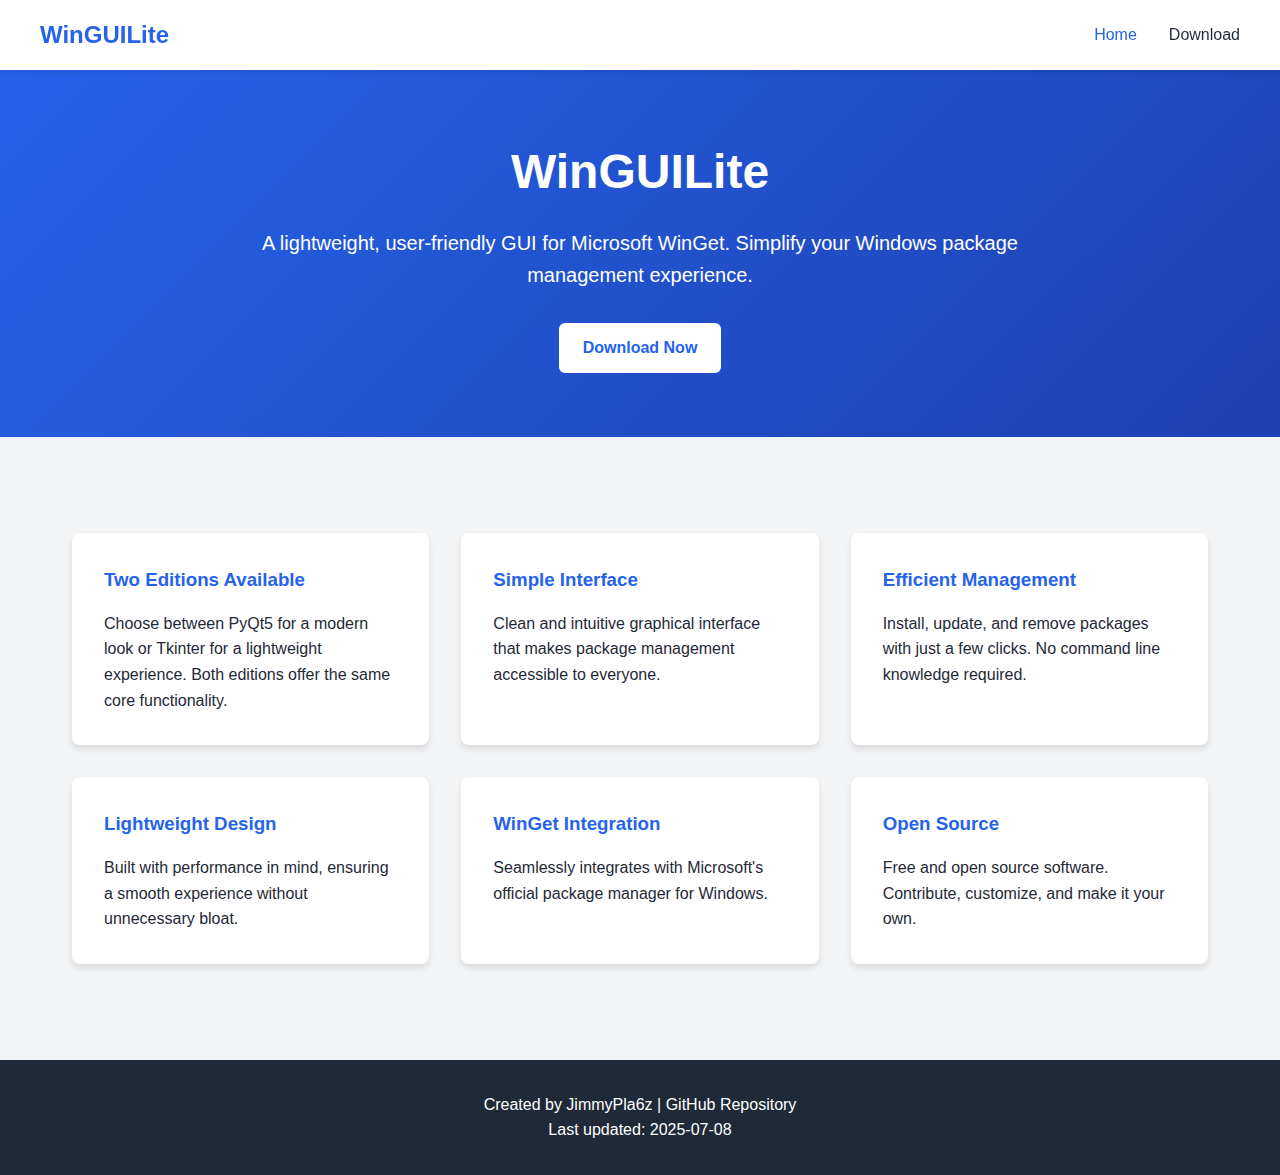
<file: index.html>
<!DOCTYPE html>
<html lang="en">
<head>
    <meta charset="UTF-8">
    <meta name="viewport" content="width=device-width, initial-scale=1.0">
    <title>WinGUILite - Simple Package Management for Windows</title>
    <link rel="stylesheet" href="styles.css">
    <link rel="icon" type="image/x-icon" href="favicon.ico">
    <meta name="description" content="WinGUILite - A lightweight, user-friendly GUI for Microsoft WinGet. Simplify your Windows package management experience.">
    <meta name="author" content="JimmyPla6z">
    <meta name="keywords" content="WinGUILite, WinGet, Windows Package Manager, GUI, Package Management">
</head>
<body>
    <nav class="nav">
        <div class="nav-container">
            <a href="index.html" class="nav-logo">WinGUILite</a>
            <div class="nav-links">
                <a href="index.html" class="active">Home</a>
                <a href="download.html">Download</a>
            </div>
        </div>
    </nav>

    <section class="hero">
        <h1>WinGUILite</h1>
        <p>A lightweight, user-friendly GUI for Microsoft WinGet. Simplify your Windows package management experience.</p>
        <div class="cta-buttons">
            <a href="download.html" class="cta-button">Download Now</a>
        </div>
    </section>

    <section class="features">
        <div class="features-grid">
            <div class="feature-card">
                <h3>Two Editions Available</h3>
                <p>Choose between PyQt5 for a modern look or Tkinter for a lightweight experience. Both editions offer the same core functionality.</p>
            </div>
            <div class="feature-card">
                <h3>Simple Interface</h3>
                <p>Clean and intuitive graphical interface that makes package management accessible to everyone.</p>
            </div>
            <div class="feature-card">
                <h3>Efficient Management</h3>
                <p>Install, update, and remove packages with just a few clicks. No command line knowledge required.</p>
            </div>
            <div class="feature-card">
                <h3>Lightweight Design</h3>
                <p>Built with performance in mind, ensuring a smooth experience without unnecessary bloat.</p>
            </div>
            <div class="feature-card">
                <h3>WinGet Integration</h3>
                <p>Seamlessly integrates with Microsoft's official package manager for Windows.</p>
            </div>
            <div class="feature-card">
                <h3>Open Source</h3>
                <p>Free and open source software. Contribute, customize, and make it your own.</p>
            </div>
        </div>
    </section>

    <footer>
        <p>Created by <a href="https://github.com/JimmyPla6z">JimmyPla6z</a> | <a href="https://github.com/WinGUILite/winguilite.playcode.io">GitHub Repository</a></p>
        <p>Last updated: 2025-07-08</p>
    </footer>
</body>
</html>
</file>
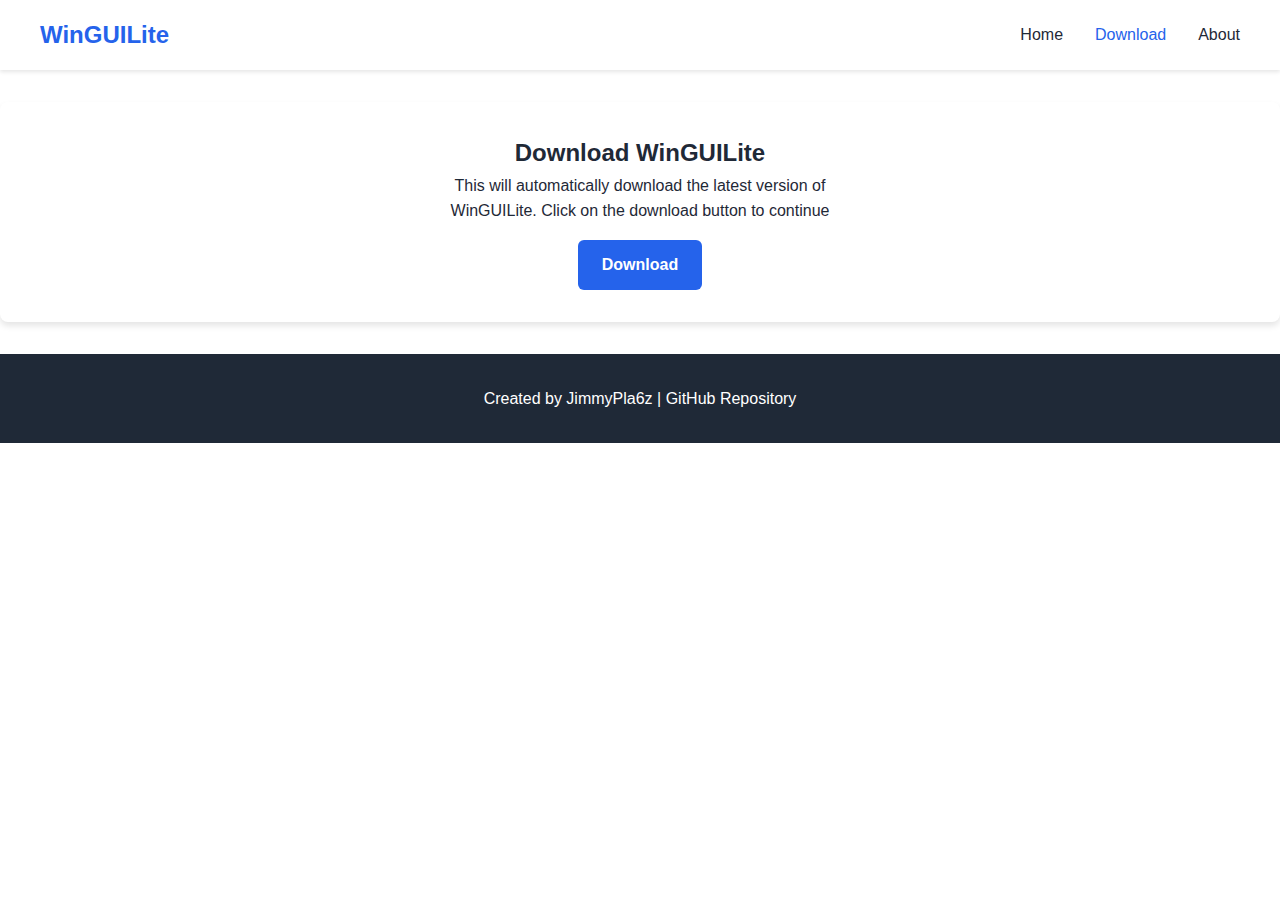
<file: download.html>
<!DOCTYPE html>
<html lang="en">
<head>
    <meta charset="UTF-8">
    <meta name="viewport" content="width=device-width, initial-scale=1.0">
    <title>Download WinGUILite - Simple Package Management for Windows</title>
    <link rel="stylesheet" href="styles.css">
    <link rel="icon" type="image/x-icon" href="favicon.ico">
    <meta name="description" content="Download WinGUILite - Choose between PyQt5 and Tkinter editions for your Windows package management needs.">
    <meta name="author" content="JimmyPla6z">
</head>
<body>
    <nav class="nav">
        <div class="nav-container">
            <a href="index.html" class="nav-logo">WinGUILite</a>
            <div class="nav-links">
                <a href="index.html">Home</a>
                <a href="download.html" class="active">Download</a>
                <a href="about.html">About</a>
            </div>
        </div>
    </nav>

        <div class="download-grid">
            <div class="download-card">
                <h2>Download WinGUILite</h2>
                <p>This will automatically download the latest version of</p>
                <p>WinGUILite. Click on the download button to continue</p>
                <div class="version-info">
                </div>
                <a href="https://github.com/WinGUILite/WinGUILite/releases/latest/download/WinGUILite-Installer.exe" 
                   class="download-button"
                   onclick="handleDownload('tkinter')">Download</a>
            </div>
        </div>
    </section>

    <!-- Thank You Section -->
    <section id="thank-you" class="download-section thank-you-section" style="display: none;">
        <div class="thank-you-card">
            <div class="thank-you-content">
                <h2>Thank you for downloading WinGUILite!</h2>
                <p>Your download should start automatically.</p>
                <div class="download-status">
                    <p>Download not starting? Copy the link below:</p>
                        </div>
                        <div id="tkinter-link" style="display: none;">
                            <div class="manual-link">
                                https://github.com/WinGUILite/WinGUILite/releases/latest/download/WinGUILite-Installer.exe
                                <button class="copy-button" onclick="copyToClipboard('https://github.com/WinGUILite/WinGUILite/releases/latest/download/WinGUILite-Installer.exe')">Copy</button>
                            </div>
                        </div>
                    </div>
                    <div class="troubleshooting">
                        <h4>Troubleshooting Steps:</h4>
                        <ul>
                            <li>Right-click the link above and select "Save link as..."</li>
                            <li>Try using a different browser</li>
                            <li>Disable any download blocking extensions</li>
                            <li>Check your internet connection</li>
                        </ul>
                    </div>
                </div>
                    <a href="download.html" class="back-button">Back to Downloads</a>
                </div>
            </div>
        </div>
    </section>

    <script>
        function handleDownload(edition) {
            // Set the hash and show thank you page after a short delay
            setTimeout(() => {
                window.location.hash = 'thank-you';
                showThankYou(edition);
            }, 500);
        }

        function showThankYou(edition) {
            // Hide main download section
            document.getElementById('main-download').style.display = 'none';
            
            // Show thank you section
            const thankYouSection = document.getElementById('thank-you');
            thankYouSection.style.display = 'block';
            
            // Show appropriate download link
            document.getElementById('pyqt5-link').style.display = edition === 'pyqt5' ? 'block' : 'none';
            document.getElementById('tkinter-link').style.display = edition === 'tkinter' ? 'block' : 'none';
        }

        function copyToClipboard(text) {
            navigator.clipboard.writeText(text).then(() => {
                const button = event.target;
                const originalText = button.textContent;
                button.textContent = 'Copied!';
                setTimeout(() => {
                    button.textContent = originalText;
                }, 2000);
            }).catch(err => {
                console.error('Failed to copy text: ', err);
            });
        }

        // Handle hash changes
        window.addEventListener('hashchange', () => {
            const hash = window.location.hash;
            if (hash === '#thank-you') {
                document.getElementById('main-download').style.display = 'none';
                document.getElementById('thank-you').style.display = 'block';
            } else {
                document.getElementById('main-download').style.display = 'block';
                document.getElementById('thank-you').style.display = 'none';
            }
        });

        // Check hash on page load
        window.addEventListener('load', () => {
            if (window.location.hash === '#thank-you') {
                document.getElementById('main-download').style.display = 'none';
                document.getElementById('thank-you').style.display = 'block';
            }
        });
    </script>

    <footer>
        <p>Created by <a href="https://github.com/JimmyPla6z">JimmyPla6z</a> | <a href="https://github.com/WinGUILite/WinGUILite">GitHub Repository</a></p>
    </footer>
</body>
</html>
</file>
<file: styles.css>
:root {
    --primary-color: #2563eb;
    --secondary-color: #1e40af;
    --text-color: #1f2937;
    --light-bg: #f3f4f6;
}

* {
    margin: 0;
    padding: 0;
    box-sizing: border-box;
}

body {
    font-family: -apple-system, BlinkMacSystemFont, 'Segoe UI', Roboto, Oxygen, Ubuntu, Cantarell, sans-serif;
    line-height: 1.6;
    color: var(--text-color);
}

/* Navigation */
.nav {
    background-color: white;
    padding: 1rem 2rem;
    box-shadow: 0 2px 4px rgba(0, 0, 0, 0.1);
    position: sticky;
    top: 0;
    z-index: 1000;
}

.nav-container {
    max-width: 1200px;
    margin: 0 auto;
    display: flex;
    justify-content: space-between;
    align-items: center;
}

.nav-logo {
    font-size: 1.5rem;
    font-weight: bold;
    color: var(--primary-color);
    text-decoration: none;
}

.nav-links {
    display: flex;
    gap: 2rem;
}

.nav-links a {
    color: var(--text-color);
    text-decoration: none;
    font-weight: 500;
    transition: color 0.2s;
}

.nav-links a:hover {
    color: var(--primary-color);
}

.nav-links a.active {
    color: var(--primary-color);
}

/* Hero Section */
.hero {
    background: linear-gradient(135deg, var(--primary-color), var(--secondary-color));
    color: white;
    padding: 4rem 2rem;
    text-align: center;
}

.hero h1 {
    font-size: 3rem;
    margin-bottom: 1rem;
}

.hero p {
    font-size: 1.25rem;
    max-width: 800px;
    margin: 0 auto 2rem;
}

/* Download Section */
.download-section {
    max-width: 800px;
    margin: 4rem auto;
    padding: 0 2rem;
}

.download-section h1 {
    text-align: center;
    color: var(--text-color);
    margin-bottom: 1rem;
}

.download-section > p {
    text-align: center;
    color: #666;
    margin-bottom: 2rem;
}

.download-grid {
    display: flex;
    flex-direction: column;
    gap: 2rem;
    margin: 2rem 0;
}

.download-card {
    background: white;
    padding: 2rem;
    border-radius: 0.5rem;
    box-shadow: 0 4px 6px rgba(0, 0, 0, 0.1);
    text-align: center;
    transition: transform 0.2s;
    max-width: 100%;
}

.download-card:hover {
    transform: translateY(-5px);
}

.edition-badge {
    display: inline-block;
    padding: 0.25rem 0.75rem;
    border-radius: 1rem;
    background-color: var(--primary-color);
    color: white;
    font-size: 0.875rem;
    margin-bottom: 1rem;
}

.version-info {
    font-size: 0.9rem;
    color: #666;
    margin: 1rem 0;
}

/* Buttons */
.cta-button,
.download-button {
    display: inline-block;
    background-color: var(--primary-color);
    color: white;
    padding: 0.75rem 1.5rem;
    border-radius: 0.375rem;
    text-decoration: none;
    font-weight: 600;
    transition: background-color 0.2s;
}

.cta-button {
    background-color: white;
    color: var(--primary-color);
}

.cta-button:hover,
.download-button:hover {
    background-color: var(--secondary-color);
    color: white;
}

/* Features Section */
.features {
    padding: 4rem 2rem;
    background-color: var(--light-bg);
}

.features-grid {
    max-width: 1200px;
    margin: 0 auto;
    display: grid;
    grid-template-columns: repeat(auto-fit, minmax(300px, 1fr));
    gap: 2rem;
    padding: 2rem;
}

.feature-card {
    background: white;
    padding: 2rem;
    border-radius: 0.5rem;
    box-shadow: 0 4px 6px rgba(0, 0, 0, 0.1);
    transition: transform 0.2s;
}

.feature-card:hover {
    transform: translateY(-5px);
}

.feature-card h3 {
    color: var(--primary-color);
    margin-bottom: 1rem;
}

/* Thank You Section */
.thank-you-section {
    background-color: var(--light-bg);
    min-height: 60vh;
    display: flex;
    align-items: center;
    justify-content: center;
}

.thank-you-card {
    background: white;
    border-radius: 0.5rem;
    box-shadow: 0 4px 6px rgba(0, 0, 0, 0.1);
    padding: 2rem;
    max-width: 800px;
    width: 100%;
    margin: 2rem auto;
}

.thank-you-content {
    text-align: center;
}

.thank-you-content h2 {
    color: var(--primary-color);
    margin-bottom: 1rem;
}

.download-status {
    margin: 2rem 0;
    padding: 1rem;
    background: var(--light-bg);
    border-radius: 0.5rem;
    text-align: left;
}

.manual-download-links {
    margin: 1.5rem 0;
}

.manual-link {
    display: inline-block;
    word-break: break-all;
    padding: 1rem;
    background: white;
    border-radius: 0.375rem;
    border: 1px solid var(--primary-color);
    margin: 1rem 0;
    font-family: monospace;
}

.copy-button {
    background-color: var(--primary-color);
    color: white;
    border: none;
    padding: 0.5rem 1rem;
    border-radius: 0.375rem;
    cursor: pointer;
    margin-left: 0.5rem;
    font-size: 0.875rem;
}

.copy-button:hover {
    background-color: var(--secondary-color);
}

.next-steps {
    margin-top: 2rem;
    padding-top: 2rem;
    border-top: 1px solid var(--light-bg);
}

.next-steps h3 {
    color: var(--primary-color);
    margin-bottom: 1rem;
}

.next-steps ul {
    list-style-type: none;
    padding: 0;
    margin-bottom: 2rem;
}

.next-steps li {
    margin: 0.5rem 0;
}

.back-button {
    display: inline-block;
    background-color: var(--text-color);
    color: white;
    padding: 0.75rem 1.5rem;
    border-radius: 0.375rem;
    text-decoration: none;
    font-weight: 600;
    transition: background-color 0.2s;
}

.back-button:hover {
    background-color: var(--primary-color);
}

/* Troubleshooting */
.troubleshooting {
    margin-top: 2rem;
    padding: 1rem;
    background: white;
    border-radius: 0.375rem;
}

.troubleshooting h4 {
    color: var(--primary-color);
    margin-bottom: 1rem;
}

.troubleshooting ul {
    list-style-type: disc;
    padding-left: 1.5rem;
}

/* Footer */
footer {
    text-align: center;
    padding: 2rem;
    background-color: var(--text-color);
    color: white;
}

footer a {
    color: white;
    text-decoration: none;
}

footer a:hover {
    text-decoration: underline;
}

/* Utilities */
.help-text {
    font-size: 0.875rem;
    color: #666;
    margin-top: 0.5rem;
}

.last-updated {
    text-align: center;
    font-size: 0.875rem;
    color: #666;
    margin-top: 2rem;
}

/* Responsive Design */
@media (max-width: 768px) {
    .hero h1 {
        font-size: 2.5rem;
    }

    .download-section {
        padding: 0 1rem;
    }

    .manual-link {
        font-size: 0.875rem;
    }
}

@media (max-width: 480px) {
    .hero h1 {
        font-size: 2rem;
    }

    .download-card {
        padding: 1.5rem;
    }

    .copy-button {
        display: block;
        margin: 1rem auto 0;
    }
}

/* Team Section Styles - Added 2025-07-09 15:43:28 UTC */
.team-section {
    padding: 4rem 2rem;
    background-color: var(--light-bg);
}

.team-grid {
    max-width: 1200px;
    margin: 0 auto;
    display: grid;
    grid-template-columns: repeat(auto-fit, minmax(280px, 1fr));
    gap: 2rem;
    padding: 1rem;
}

.team-card {
    background: white;
    border-radius: 1rem;
    box-shadow: 0 4px 6px rgba(0, 0, 0, 0.1);
    padding: 2rem;
    text-align: center;
    transition: transform 0.2s, box-shadow 0.2s;
    position: relative;
    overflow: hidden;
}

.team-card:hover {
    transform: translateY(-5px);
    box-shadow: 0 6px 12px rgba(0, 0, 0, 0.15);
}

.leader-card {
    border: 2px solid var(--primary-color);
}

.role-badge {
    position: absolute;
    top: 1rem;
    right: 1rem;
    background-color: var(--primary-color);
    color: white;
    padding: 0.25rem 0.75rem;
    border-radius: 1rem;
    font-size: 0.875rem;
    font-weight: 500;
}

.avatar {
    width: 120px;
    height: 120px;
    border-radius: 50%;
    margin: 1rem auto;
    display: block;
    border: 3px solid var(--light-bg);
}

.team-card h2 {
    font-size: 1.25rem;
    color: var(--text-color);
    margin: 1rem 0 0.5rem;
}

.contributions {
    color: #666;
    font-size: 0.875rem;
    margin-bottom: 1rem;
}

.loading {
    text-align: center;
    color: #666;
    padding: 2rem;
    grid-column: 1 / -1;
}

@media (max-width: 768px) {
    .team-grid {
        grid-template-columns: repeat(auto-fit, minmax(250px, 1fr));
        gap: 1.5rem;
    }

    .team-card {
        padding: 1.5rem;
    }

    .avatar {
        width: 100px;
        height: 100px;
    }
}

@media (max-width: 480px) {
    .team-grid {
        grid-template-columns: 1fr;
    }

    .team-card {
        padding: 1.25rem;
    }

    .role-badge {
        position: static;
        display: inline-block;
        margin-bottom: 1rem;
    }
}
</file>
